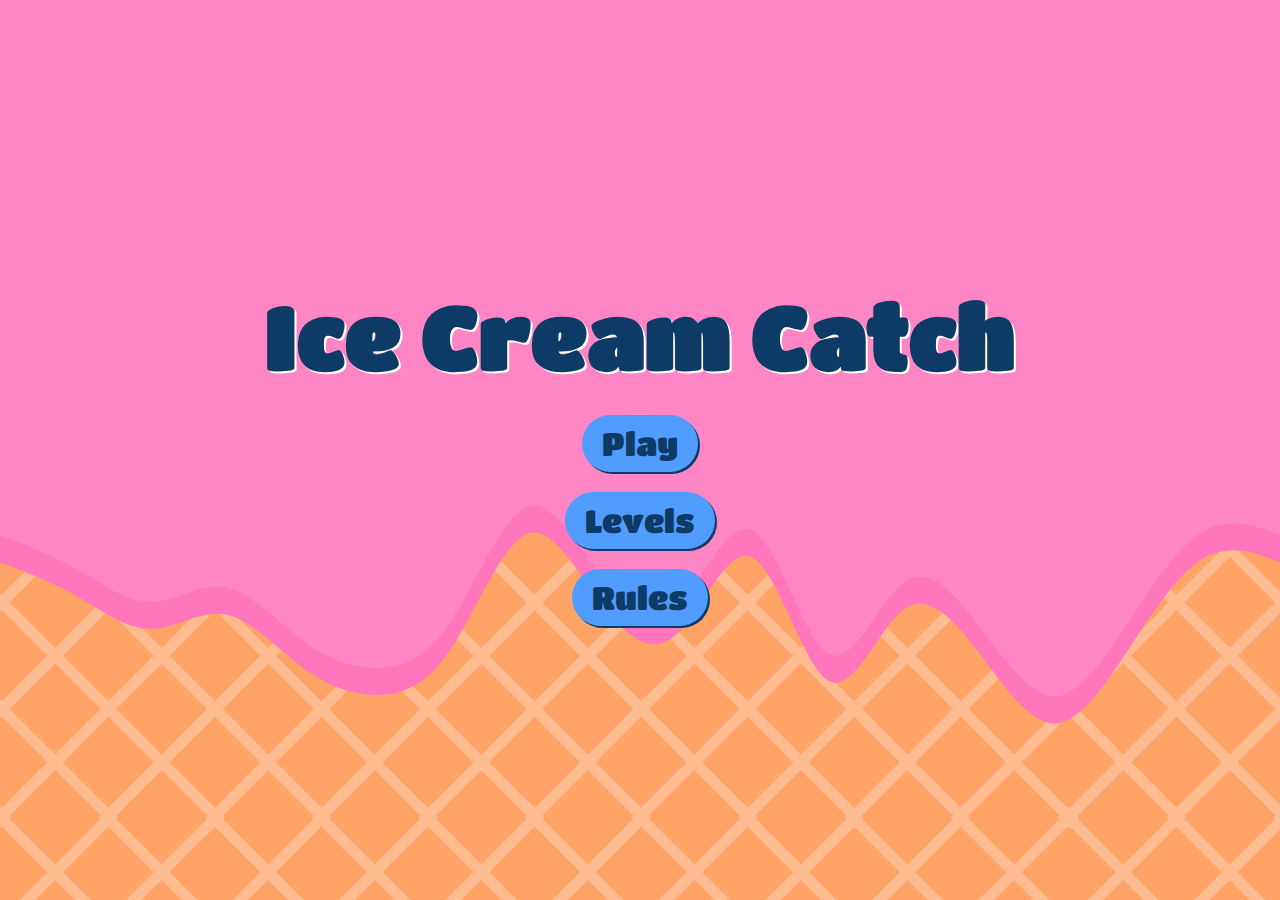
<file: index.html>
<!DOCTYPE html>
<html lang="en">
  <head>
    <meta charset="UTF-8" />
    <meta name="viewport" content="width=device-width, initial-scale=1.0" />
    <title>Ice Cream Catch</title>
    <link rel="stylesheet" href="mainStyle.css" />
    <link rel="stylesheet" href="mobileStyle.css" />
    <link rel="preconnect" href="https://fonts.googleapis.com" />
    <link rel="preconnect" href="https://fonts.gstatic.com" crossorigin />
    <link
      href="https://fonts.googleapis.com/css2?family=Fredoka+One&family=Roboto:wght@100;300;400;500;700;900&family=Titan+One&display=swap"
      rel="stylesheet"
    />
  </head>
  <body>
    <div class="content">
      <h1>Ice Cream Catch</h1>
      <button id="playButton">Play</button>
      <button id="levelsButton">Levels</button>
      <button id="rulesButton">Rules</button>
    </div>
    <svg
      class="svgWave"
      xmlns="http://www.w3.org/2000/svg"
      viewBox="0 0 1440 320"
    >
      <path
        fill="#ff86c5"
        fill-opacity="1"
        d="M0,96L14.1,101.3C28.2,107,56,117,85,133.3C112.9,149,141,171,169,170.7C197.6,171,226,149,254,154.7C282.4,160,311,192,339,213.3C367.1,235,395,245,424,245.3C451.8,245,480,235,508,192C536.5,149,565,75,593,64C621.2,53,649,107,678,144C705.9,181,734,203,762,176C790.6,149,819,75,847,90.7C875.3,107,904,213,932,229.3C960,245,988,171,1016,149.3C1044.7,128,1073,160,1101,197.3C1129.4,235,1158,277,1186,277.3C1214.1,277,1242,235,1271,192C1298.8,149,1327,107,1355,90.7C1383.5,75,1412,85,1426,90.7L1440,96L1440,0L1425.9,0C1411.8,0,1384,0,1355,0C1327.1,0,1299,0,1271,0C1242.4,0,1214,0,1186,0C1157.6,0,1129,0,1101,0C1072.9,0,1045,0,1016,0C988.2,0,960,0,932,0C903.5,0,875,0,847,0C818.8,0,791,0,762,0C734.1,0,706,0,678,0C649.4,0,621,0,593,0C564.7,0,536,0,508,0C480,0,452,0,424,0C395.3,0,367,0,339,0C310.6,0,282,0,254,0C225.9,0,198,0,169,0C141.2,0,113,0,85,0C56.5,0,28,0,14,0L0,0Z"
      ></path>
    </svg>
    <svg
      class="svgWaveShadow"
      xmlns="http://www.w3.org/2000/svg"
      viewBox="0 0 1440 320"
    >
      <path
        fill="#ff76bd"
        fill-opacity="1"
        d="M0,96L14.1,101.3C28.2,107,56,117,85,133.3C112.9,149,141,171,169,170.7C197.6,171,226,149,254,154.7C282.4,160,311,192,339,213.3C367.1,235,395,245,424,245.3C451.8,245,480,235,508,192C536.5,149,565,75,593,64C621.2,53,649,107,678,144C705.9,181,734,203,762,176C790.6,149,819,75,847,90.7C875.3,107,904,213,932,229.3C960,245,988,171,1016,149.3C1044.7,128,1073,160,1101,197.3C1129.4,235,1158,277,1186,277.3C1214.1,277,1242,235,1271,192C1298.8,149,1327,107,1355,90.7C1383.5,75,1412,85,1426,90.7L1440,96L1440,0L1425.9,0C1411.8,0,1384,0,1355,0C1327.1,0,1299,0,1271,0C1242.4,0,1214,0,1186,0C1157.6,0,1129,0,1101,0C1072.9,0,1045,0,1016,0C988.2,0,960,0,932,0C903.5,0,875,0,847,0C818.8,0,791,0,762,0C734.1,0,706,0,678,0C649.4,0,621,0,593,0C564.7,0,536,0,508,0C480,0,452,0,424,0C395.3,0,367,0,339,0C310.6,0,282,0,254,0C225.9,0,198,0,169,0C141.2,0,113,0,85,0C56.5,0,28,0,14,0L0,0Z"
      ></path>
    </svg>
    <div class="cone"></div>
  </body>
  <footer>
    <script src="buttonScript.js"></script>
  </footer>
</html>
</file>
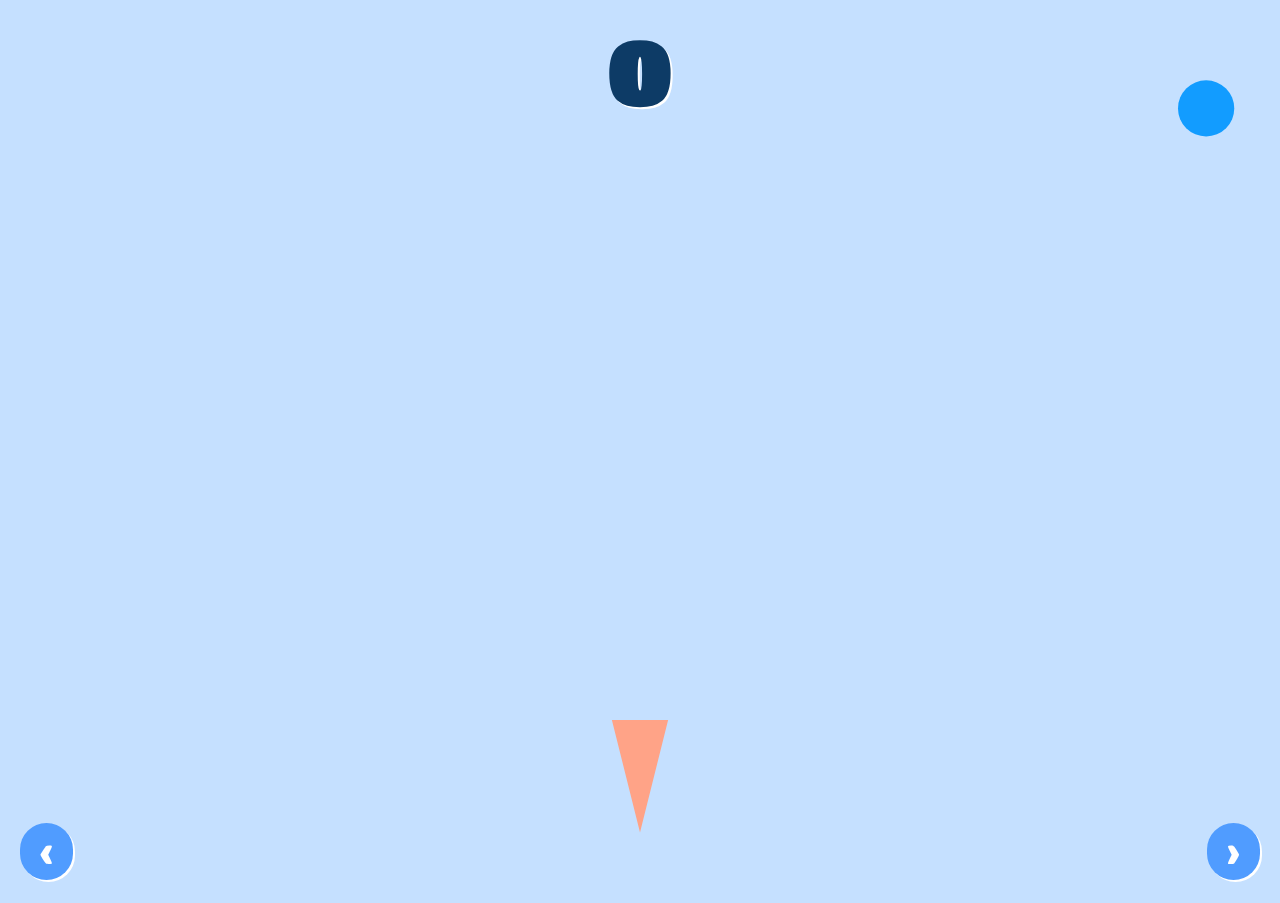
<file: gameEndless.html>
<!DOCTYPE html>
<html lang="en">
  <head>
    <meta charset="UTF-8" />
    <meta name="viewport" content="width=device-width, initial-scale=1.0" />
    <title>Gameplay | Ice Cream Catch</title>
    <link rel="stylesheet" href="mainStyle.css" />
    <link rel="stylesheet" href="mobileStyle.css" />
    <link rel="stylesheet" href="gameStyle.css" />
    <link rel="preconnect" href="https://fonts.googleapis.com" />
    <link rel="preconnect" href="https://fonts.gstatic.com" crossorigin />
    <link
      href="https://fonts.googleapis.com/css2?family=Fredoka+One&family=Roboto:wght@100;300;400;500;700;900&family=Titan+One&display=swap"
      rel="stylesheet"
    />
  </head>
  <body>
    <div class="gameContainer">
      <h1 id="score" class="score">0</h1>
      <canvas id="gameCanvas">
        Sorry, the game can't be displayed because your browser doesn't support
        html canvas.
      </canvas>
      <button id="left" class="left">&lsaquo;</button>
      <button id="right" class="right">&rsaquo;</button>
    </div>
  </body>
  <footer>
    <script type="module" src="js/gameScript.js"></script>
  </footer>
</html>
</file>
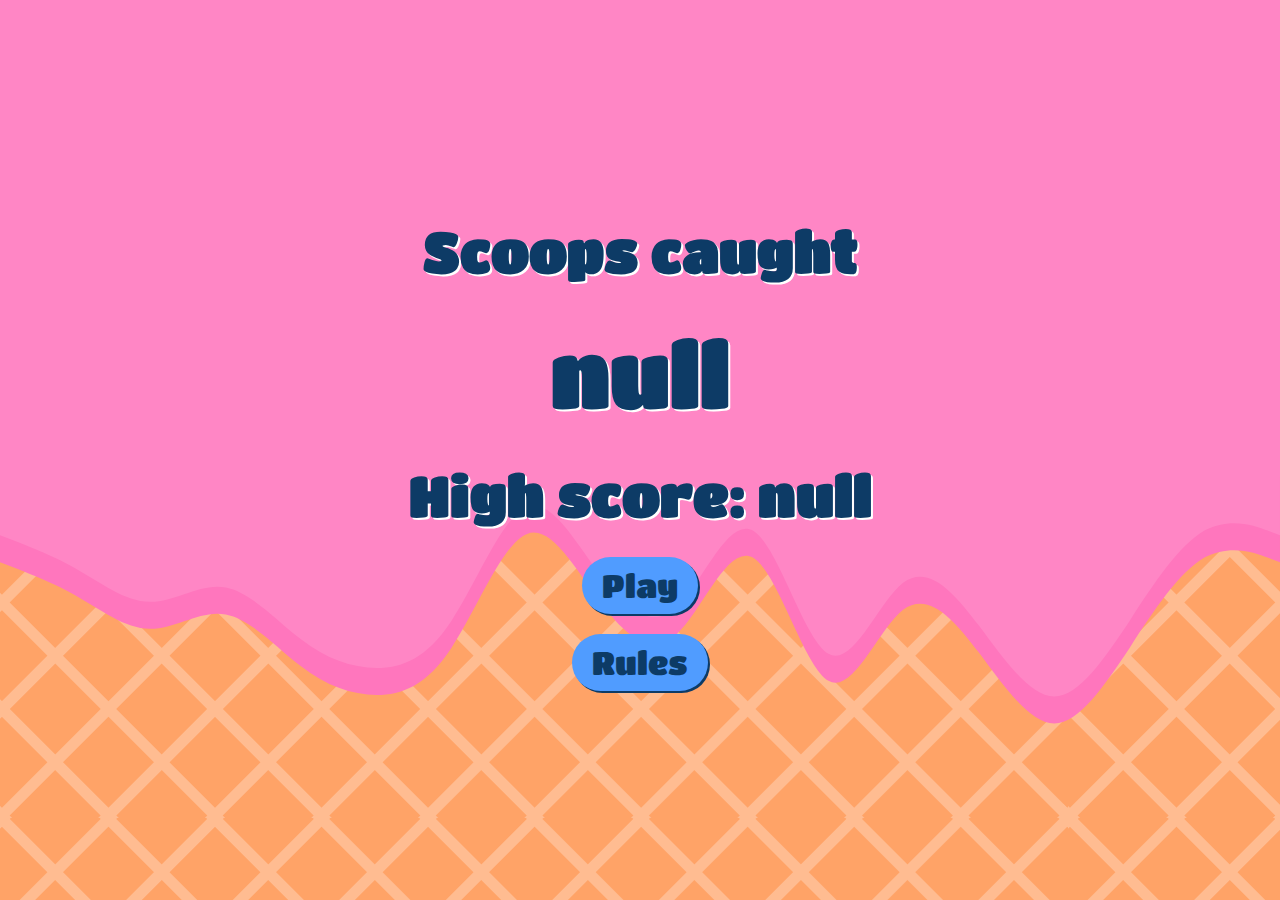
<file: gameOver.html>
<!DOCTYPE html>
<html lang="en">
  <head>
    <meta charset="UTF-8" />
    <meta name="viewport" content="width=device-width, initial-scale=1.0" />
    <title>Ice Cream Catch</title>
    <link rel="stylesheet" href="mainStyle.css" />
    <link rel="stylesheet" href="mobileStyle.css" />
    <link rel="preconnect" href="https://fonts.googleapis.com" />
    <link rel="preconnect" href="https://fonts.gstatic.com" crossorigin />
    <link
      href="https://fonts.googleapis.com/css2?family=Fredoka+One&family=Roboto:wght@100;300;400;500;700;900&family=Titan+One&display=swap"
      rel="stylesheet"
    />
  </head>
  <body>
    <div class="content">
      <h2>Scoops caught</h2>
      <h1 id="score"></h1>
      <h2 id="highScore"></h2>
      <button id="playButton">Play</button>
      <button id="rulesButton">Rules</button>
    </div>
    <svg
      class="svgWave"
      xmlns="http://www.w3.org/2000/svg"
      viewBox="0 0 1440 320"
    >
      <path
        fill="#ff86c5"
        fill-opacity="1"
        d="M0,96L14.1,101.3C28.2,107,56,117,85,133.3C112.9,149,141,171,169,170.7C197.6,171,226,149,254,154.7C282.4,160,311,192,339,213.3C367.1,235,395,245,424,245.3C451.8,245,480,235,508,192C536.5,149,565,75,593,64C621.2,53,649,107,678,144C705.9,181,734,203,762,176C790.6,149,819,75,847,90.7C875.3,107,904,213,932,229.3C960,245,988,171,1016,149.3C1044.7,128,1073,160,1101,197.3C1129.4,235,1158,277,1186,277.3C1214.1,277,1242,235,1271,192C1298.8,149,1327,107,1355,90.7C1383.5,75,1412,85,1426,90.7L1440,96L1440,0L1425.9,0C1411.8,0,1384,0,1355,0C1327.1,0,1299,0,1271,0C1242.4,0,1214,0,1186,0C1157.6,0,1129,0,1101,0C1072.9,0,1045,0,1016,0C988.2,0,960,0,932,0C903.5,0,875,0,847,0C818.8,0,791,0,762,0C734.1,0,706,0,678,0C649.4,0,621,0,593,0C564.7,0,536,0,508,0C480,0,452,0,424,0C395.3,0,367,0,339,0C310.6,0,282,0,254,0C225.9,0,198,0,169,0C141.2,0,113,0,85,0C56.5,0,28,0,14,0L0,0Z"
      ></path>
    </svg>
    <svg
      class="svgWaveShadow"
      xmlns="http://www.w3.org/2000/svg"
      viewBox="0 0 1440 320"
    >
      <path
        fill="#ff76bd"
        fill-opacity="1"
        d="M0,96L14.1,101.3C28.2,107,56,117,85,133.3C112.9,149,141,171,169,170.7C197.6,171,226,149,254,154.7C282.4,160,311,192,339,213.3C367.1,235,395,245,424,245.3C451.8,245,480,235,508,192C536.5,149,565,75,593,64C621.2,53,649,107,678,144C705.9,181,734,203,762,176C790.6,149,819,75,847,90.7C875.3,107,904,213,932,229.3C960,245,988,171,1016,149.3C1044.7,128,1073,160,1101,197.3C1129.4,235,1158,277,1186,277.3C1214.1,277,1242,235,1271,192C1298.8,149,1327,107,1355,90.7C1383.5,75,1412,85,1426,90.7L1440,96L1440,0L1425.9,0C1411.8,0,1384,0,1355,0C1327.1,0,1299,0,1271,0C1242.4,0,1214,0,1186,0C1157.6,0,1129,0,1101,0C1072.9,0,1045,0,1016,0C988.2,0,960,0,932,0C903.5,0,875,0,847,0C818.8,0,791,0,762,0C734.1,0,706,0,678,0C649.4,0,621,0,593,0C564.7,0,536,0,508,0C480,0,452,0,424,0C395.3,0,367,0,339,0C310.6,0,282,0,254,0C225.9,0,198,0,169,0C141.2,0,113,0,85,0C56.5,0,28,0,14,0L0,0Z"
      ></path>
    </svg>
    <div class="cone"></div>
  </body>
  <footer>
    <script src="js/buttonScript.js"></script>
    <script src="js/gameOverScript.js"></script>
  </footer>
</html>
</file>
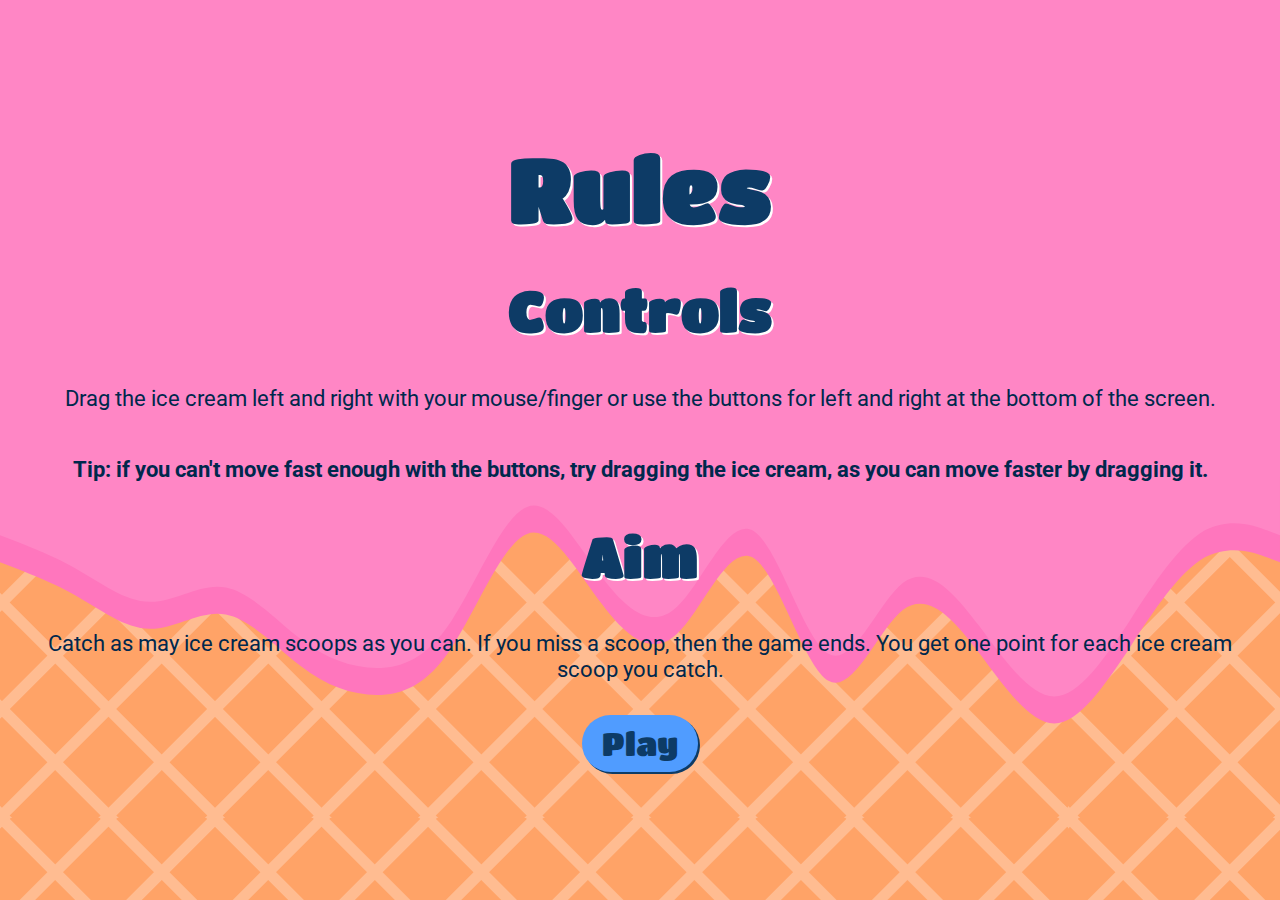
<file: rules.html>
<!DOCTYPE html>
<html lang="en">
  <head>
    <meta charset="UTF-8" />
    <meta name="viewport" content="width=device-width, initial-scale=1.0" />
    <title>Ice Cream Catch | Rules</title>
    <link rel="stylesheet" href="mainStyle.css" />
    <link rel="stylesheet" href="mobileStyle.css" />
    <link rel="preconnect" href="https://fonts.googleapis.com" />
    <link rel="preconnect" href="https://fonts.gstatic.com" crossorigin />
    <link
      href="https://fonts.googleapis.com/css2?family=Fredoka+One&family=Roboto:wght@100;300;400;500;700;900&family=Titan+One&display=swap"
      rel="stylesheet"
    />
  </head>
  <body>
    <div class="content">
      <h1>Rules</h1>
      <h2>Controls</h2>
      <p>
        Drag the ice cream left and right with your mouse/finger or use the
        buttons for left and right at the bottom of the screen.
      </p>
      <p>
        <b
          >Tip: if you can't move fast enough with the buttons, try dragging the
          ice cream, as you can move faster by dragging it.</b
        >
      </p>
      <h2>Aim</h2>
      <p>
        Catch as may ice cream scoops as you can. If you miss a scoop, then the
        game ends. You get one point for each ice cream scoop you catch.
      </p>
      <button id="playButton">Play</button>
    </div>
    <svg
      class="svgWave"
      xmlns="http://www.w3.org/2000/svg"
      viewBox="0 0 1440 320"
    >
      <path
        fill="#ff86c5"
        fill-opacity="1"
        d="M0,96L14.1,101.3C28.2,107,56,117,85,133.3C112.9,149,141,171,169,170.7C197.6,171,226,149,254,154.7C282.4,160,311,192,339,213.3C367.1,235,395,245,424,245.3C451.8,245,480,235,508,192C536.5,149,565,75,593,64C621.2,53,649,107,678,144C705.9,181,734,203,762,176C790.6,149,819,75,847,90.7C875.3,107,904,213,932,229.3C960,245,988,171,1016,149.3C1044.7,128,1073,160,1101,197.3C1129.4,235,1158,277,1186,277.3C1214.1,277,1242,235,1271,192C1298.8,149,1327,107,1355,90.7C1383.5,75,1412,85,1426,90.7L1440,96L1440,0L1425.9,0C1411.8,0,1384,0,1355,0C1327.1,0,1299,0,1271,0C1242.4,0,1214,0,1186,0C1157.6,0,1129,0,1101,0C1072.9,0,1045,0,1016,0C988.2,0,960,0,932,0C903.5,0,875,0,847,0C818.8,0,791,0,762,0C734.1,0,706,0,678,0C649.4,0,621,0,593,0C564.7,0,536,0,508,0C480,0,452,0,424,0C395.3,0,367,0,339,0C310.6,0,282,0,254,0C225.9,0,198,0,169,0C141.2,0,113,0,85,0C56.5,0,28,0,14,0L0,0Z"
      ></path>
    </svg>
    <svg
      class="svgWaveShadow"
      xmlns="http://www.w3.org/2000/svg"
      viewBox="0 0 1440 320"
    >
      <path
        fill="#ff76bd"
        fill-opacity="1"
        d="M0,96L14.1,101.3C28.2,107,56,117,85,133.3C112.9,149,141,171,169,170.7C197.6,171,226,149,254,154.7C282.4,160,311,192,339,213.3C367.1,235,395,245,424,245.3C451.8,245,480,235,508,192C536.5,149,565,75,593,64C621.2,53,649,107,678,144C705.9,181,734,203,762,176C790.6,149,819,75,847,90.7C875.3,107,904,213,932,229.3C960,245,988,171,1016,149.3C1044.7,128,1073,160,1101,197.3C1129.4,235,1158,277,1186,277.3C1214.1,277,1242,235,1271,192C1298.8,149,1327,107,1355,90.7C1383.5,75,1412,85,1426,90.7L1440,96L1440,0L1425.9,0C1411.8,0,1384,0,1355,0C1327.1,0,1299,0,1271,0C1242.4,0,1214,0,1186,0C1157.6,0,1129,0,1101,0C1072.9,0,1045,0,1016,0C988.2,0,960,0,932,0C903.5,0,875,0,847,0C818.8,0,791,0,762,0C734.1,0,706,0,678,0C649.4,0,621,0,593,0C564.7,0,536,0,508,0C480,0,452,0,424,0C395.3,0,367,0,339,0C310.6,0,282,0,254,0C225.9,0,198,0,169,0C141.2,0,113,0,85,0C56.5,0,28,0,14,0L0,0Z"
      ></path>
    </svg>
    <div class="cone"></div>
  </body>
  <footer>
    <script src="js/buttonScript.js"></script>
  </footer>
</html>
</file>
<file: mainStyle.css>
html,
body {
  margin: 0;
  height: 100%;
}

body {
  font-family: "titan one", "cursive";
  font-size: 16px;
  background-color: #ff86c5;
}

.content {
  width: 100%;
  height: 100%;
  display: flex;
  flex-direction: column;
  align-items: center;
  justify-content: center;
  position: relative;
  z-index: 1;
}

h1,
h2 {
  color: #0d3b66;
  text-shadow: 2px 2px #ffffff;
  text-align: center;
  margin: 20px;
}

h1 {
  font-size: 5.5rem;
}

h2 {
  font-size: 3.5rem;
}

button {
  font-family: "titan one", "cursive";
  font-size: 2rem;
  color: #0d3b66;
  background-color: rgb(80, 156, 255);
  margin: 10px;
  padding: 10px;
  padding-left: 20px;
  padding-right: 20px;
  border-radius: 40px;
  border-style: none;
  box-shadow: 2px 2px;
}

button:hover {
  background-color: rgb(116, 176, 255);
}

.svgWave {
  position: absolute;
  top: 50%;
  width: 100%;
}
.svgWaveShadow {
  position: absolute;
  top: 53%;
  width: 100%;
  z-index: -1;
}

.cone {
  position: absolute;
  top: 55%;
  width: 100%;
  height: 45%;
  background-image: url("img/Cone.PNG");
  z-index: -3;
}

p {
  color: #00284d;
  font-family: "roboto";
  text-align: center;
  padding-left: 20px;
  padding-right: 20px;
  font-size: 1.4rem;
}
</file>
<file: mobileStyle.css>
@media screen and (max-width: 600px) {
  h1 {
    font-size: 4rem;
  }
  .svgWaveShadow {
    top: 52%;
  }
  h2 {
    font-size: 2rem;
  }

  p {
    font-size: 0.9rem;
  }
}
</file>
<file: gameStyle.css>
html,
body {
  background-color: #c5e0ff;
  height: 100%;
  overflow: hidden;
  margin: 0;
}

.gameContainer {
  height: 100%;
  margin-left: 10px;
}

.score,
.left,
.right {
  position: absolute;
}

.score {
  margin-left: 0;
  margin-right: 0;
  left: 50%;
  top: 0;
  transform: translate(-50%, 0%);
}

.left {
  left: 10px;
  bottom: 10px;
}

.right {
  right: 10px;
  bottom: 10px;
}

button {
  font-family: "titan one", "cursive";
  font-size: 2rem;
  color: #ffffff;
  background-color: rgb(80, 156, 255);
  margin: 10px;
  padding: 10px;
  padding-left: 20px;
  padding-right: 20px;
  border-radius: 50px;
  border-style: none;
}
</file>
